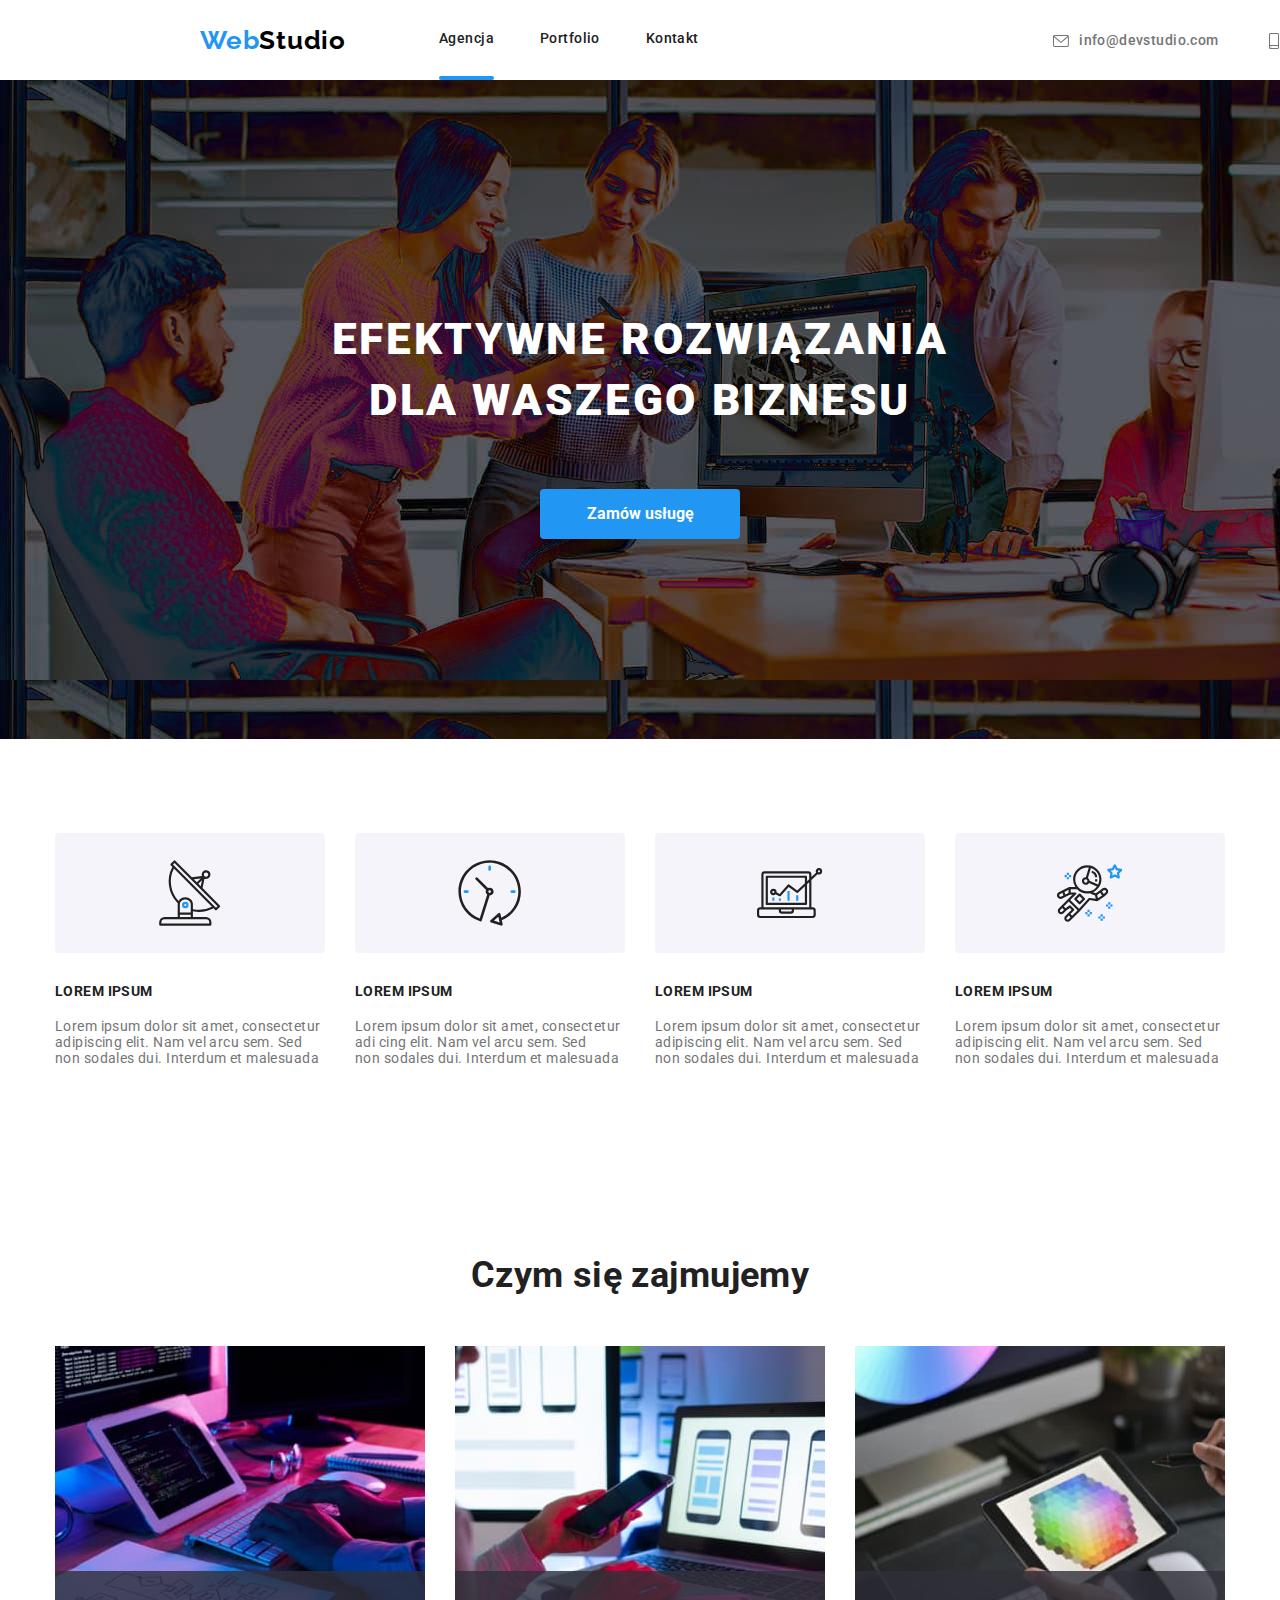
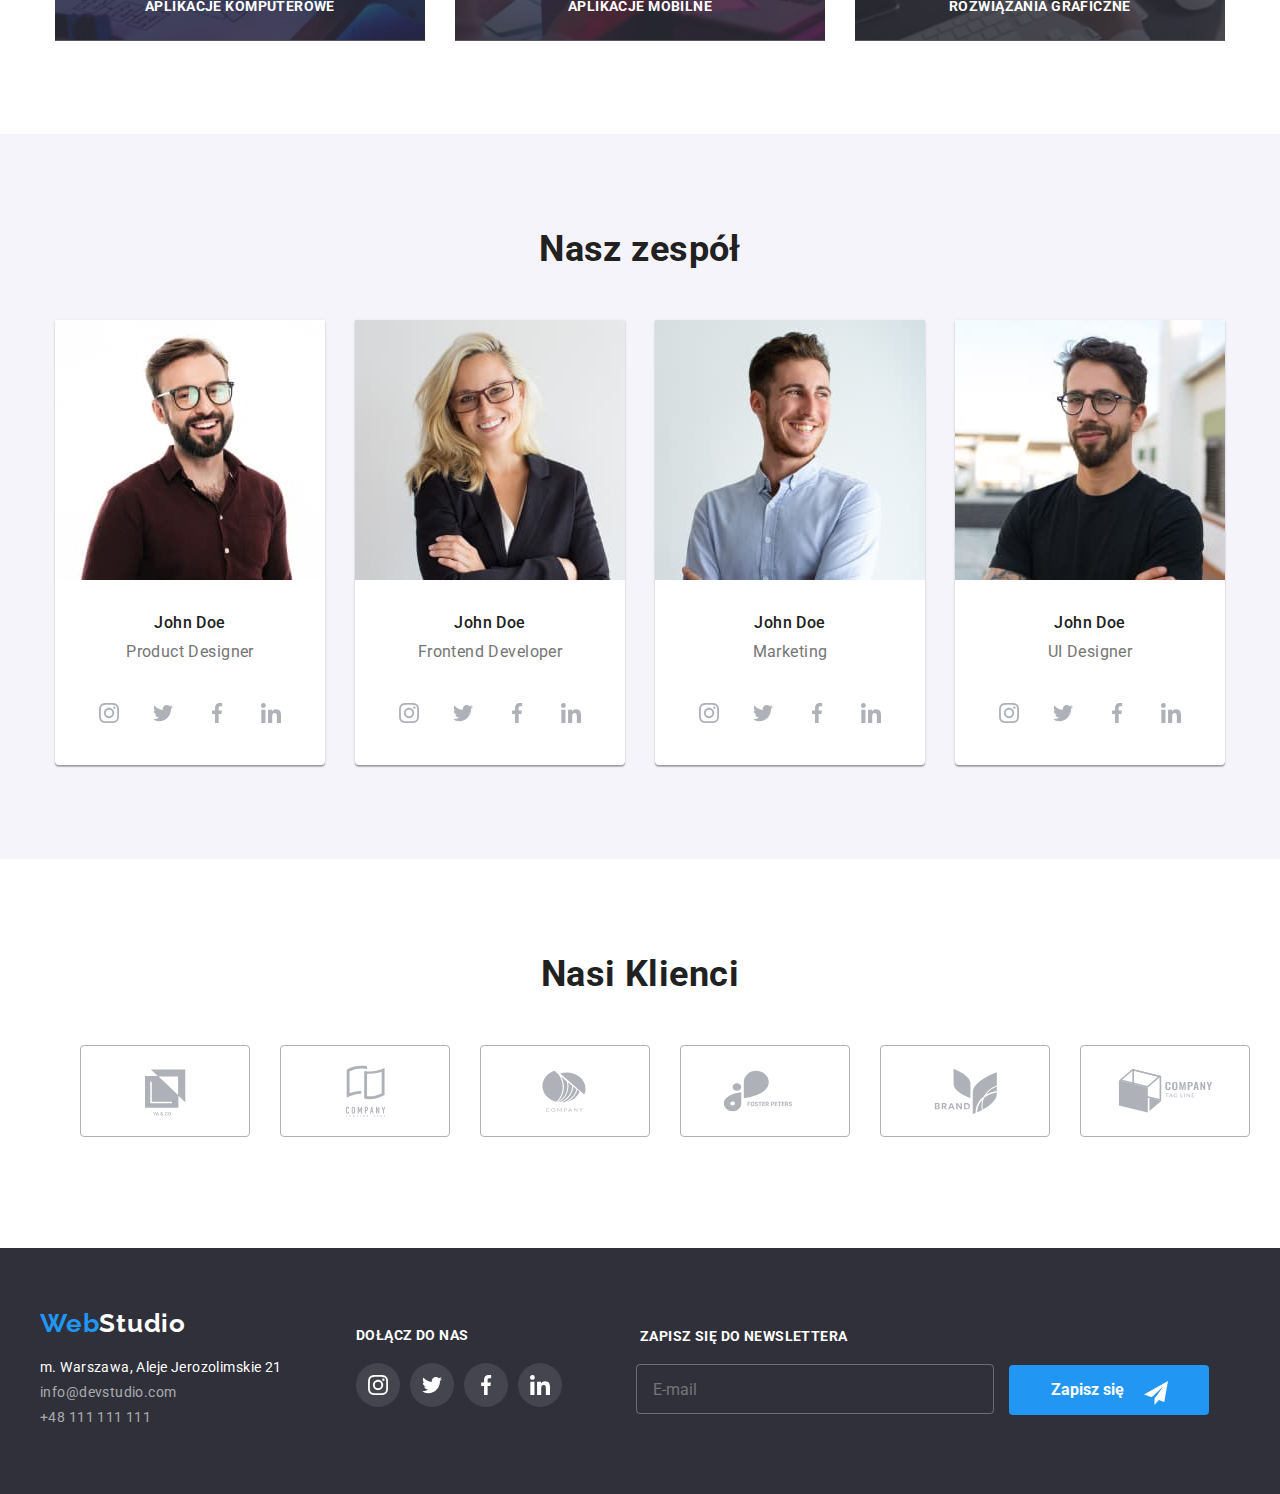
<file: index.html>
<!DOCTYPE html>
<html lang="en">
  <head>
 <meta charset="UTF-8" />
    <meta http-equiv="X-UA-Compatible" content="IE=edge" />
    <meta name="viewport" content="width=device-width, initial-scale=1.0" />
    <link
    rel="stylesheet"
    href="./styles/modern-normalize.css"
  />
    <link href="./styles/styles.css" rel="stylesheet" />

    <link rel="preconnect" href="https://fonts.googleapis.com" />
    <link rel="preconnect" href="https://fonts.gstatic.com" crossorigin />
    <link
      href="https://fonts.googleapis.com/css2?family=Raleway:wght@700&family=Roboto:wght@400;500;700;900&display=swap"
      rel="stylesheet">
    <title>WebStudio</title>
  </head>
  <body>
 <div class="logo">
      <header class="header container">
        <a href="index.html" class="no-underline logo-style">
          <span class="text-blue">Web</span>Studio</a>
        <nav>
          <ul class="nav-style nav-list">
            <li>
              <a href="index.htlm" class="text-blue link-style no-underline active active-link">Agencja</a>
            </li>
            <li>
              <a href="portfolio.html" class="text-blue link-style no-underline"
                >Portfolio</a
              >
            </li>
            <li>
              <a href="kontakt.html" class="text-blue link-style no-underline">Kontakt</a>
            </li>
          </ul>
        </nav>
        <div class="contacts">
        <ul class="nav-list">
          <li>
              <a href="emailto:info@devstudio.com" class="contact-link no-underline text-blue icons-header"
                >
                <svg class="icon-spacing" width="16" height="12">
                <use xlink:href="./images/icons.svg#email-logo"></use>
              </svg>
              info@devstudio.com</a> 
            </li>
              <li>
              <a href="tel:+48111111111" class="contact-link no-underline text-blue icons-header"
                >
                <svg class="icon-spacing" width="10" height="16">
                <use xlink:href="./images/icons.svg#smartphone-logo"></use>
              </svg>+48 111 111 111</a>
            </li>
          </ul>
          </div>
       </div> 
      </header>
    <main>
      <section>
        <div class="container order-service-background section">
            <h1 class="order-service-text">EFEKTYWNE ROZWIĄZANIA <br />
              DLA WASZEGO BIZNESU
            </h1>
              <button type="button" class="order-service-button" data-modal-open>Zamów usługę
              
              </button>
          </div>
      </section>
      <section>
        <div class="container section">
        <ul class="lorem-box no-margin no-padding">
          <li>
            <div class="speciality-icon">
                  <svg width="65.32" height="70">
                    <use xlink:href="./images/icons.svg#antenna-logo"></use>
                  </svg>
                </div>
            <h4 class="lorem-text-top">LOREM IPSUM</h4>
            <p class="lotem-text-bottom no-margin">
              Lorem ipsum dolor sit amet, consectetur<br />
              adipiscing elit. Nam vel arcu sem. Sed<br />
              non sodales dui. Interdum et malesuada
            </p>
          </li>
          <li>
             <div class="speciality-icon">
                  <svg width="65.32" height="70">
                    <use xlink:href="./images/icons.svg#clock-logo"></use>
                  </svg>
                </div>
            <h4 class="lorem-text-top">LOREM IPSUM</h4>
            <p class="lotem-text-bottom no-margin">
              Lorem ipsum dolor sit amet, consectetur<br />
              adi cing elit. Nam vel arcu sem. Sed<br />
              non sodales dui. Interdum et malesuada
            </p>
          </li>
          <li>
             <div class="speciality-icon">
                  <svg width="65.32" height="70">
                    <use xlink:href="./images/icons.svg#diagram-logo"></use>
                  </svg>
                </div>
            <h4 class="lorem-text-top">LOREM IPSUM</h4>
            <p class="lotem-text-bottom no-margin">
              Lorem ipsum dolor sit amet, consectetur<br />
              adipiscing elit. Nam vel arcu sem. Sed<br />
              non sodales dui. Interdum et malesuada
            </p>
          </li>
          <li>
            <div class="speciality-icon">
                  <svg width="65.32" height="70">
                    <use xlink:href="./images/icons.svg#astronaut-logo"></use>
                  </svg>
                </div>
            <h4 class="lorem-text-top">LOREM IPSUM</h4>
            <p class="lotem-text-bottom no-margin">
              Lorem ipsum dolor sit amet, consectetur<br />
              adipiscing elit. Nam vel arcu sem. Sed<br />
              non sodales dui. Interdum et malesuada
            </p>
          </li>
        </ul>
        </div>
      </section>
      <section class="service">
          <div class="container section">
        <h2 class="header-box">Czym się zajmujemy</h2>
        <ul class="service-list no-padding">
          <li class="figure-size">
            <figure class="no-margin">
            <img
              src="./images/computer-writing-1.jpg"
              width="370"
              height="294"
              alt="Close up image programer working his desk office"
            />
              <figcaption class="pic-description">
                Aplikacje komputerowe
              </figcaption>
            </figure>
          </li>
          <li class="figure-size">
            <figure class="no-margin">
            <img
              src="./images/holding-phone-2.jpg"
              width="370"
              height="294"
              alt="Web UI designers are developing application smartphones team creators 
              is working interface mobile phone"
            />
              <figcaption class="pic-description">
                Aplikacje mobilne
                </figcaption>
            </figure>
          </li>
          <li class="figure-size">
            <figure class="no-margin">
            
            <img
              src="./images/holding-tablet-3.jpg"
              width="370"
              height="294"
              alt="Creative artist web design with working colour selection graphic tablet"
            />
              <figcaption class="pic-description">
                Rozwiązania graficzne
              </figcaption>
            </figure>
          </li>
        </ul>
        </div>
      </section>
      <section class="our-team-bg">
        <div class="container our-team section">
        <h2 class="header-box no-margin">Nasz zespół</h2>
        <ul class="our-team-list no-margin no-padding">
          <li class="our-team-box">
            <img
              src="./images/glasses-guy.jpg"
              width="270"
              height="260"
              alt="Product Designer - John Doe"
            />

            <h4 class="our-team-name">John Doe</h4>
            <p class="our-team-prof">Product Designer</p>
            <div class="team-card-icons">
                  <svg class="team-card-icon">
                    <use
                      xlink:href="./images/icons.svg#instagram-logo"
                      width="20"
                      height="20"
                      x="12"
                      y="12"
                    ></use>
                  </svg>
                  <svg class="team-card-icon">
                    <use
                      xlink:href="./images/icons.svg#twitter-logo"
                      width="20"
                      height="20"
                      x="12"
                      y="12"
                    ></use>
                  </svg>
                  <svg class="team-card-icon">
                    <use
                      xlink:href="./images/icons.svg#facebook-logo"
                      width="20"
                      height="20"
                      x="12"
                      y="12"
                    ></use>
                  </svg>
                  <svg class="team-card-icon">
                    <use
                      xlink:href="./images/icons.svg#linkin-logo"
                      width="20"
                      height="20"
                      x="12"
                      y="12"
                    ></use>
                  </svg>
                </div>
          </li>
          <li class="our-team-box">
            <img
              src="./images/glasses-lady.jpg"
              width="270"
              height="260"
              alt="Frontend Developer - John Doe"
            />
            <h4 class="our-team-name">John Doe</h4>
            <p class="our-team-prof">Frontend Developer</p>
            <div class="team-card-icons">
                  <svg class="team-card-icon">
                    <use
                      xlink:href="./images/icons.svg#instagram-logo"
                      width="20"
                      height="20"
                      x="12"
                      y="12"
                    ></use>
                  </svg>
                  <svg class="team-card-icon">
                    <use
                      xlink:href="./images/icons.svg#twitter-logo"
                      width="20"
                      height="20"
                      x="12"
                      y="12"
                    ></use>
                  </svg>
                  <svg class="team-card-icon">
                    <use
                      xlink:href="./images/icons.svg#facebook-logo"
                      width="20"
                      height="20"
                      x="12"
                      y="12"
                    ></use>
                  </svg>
                  <svg class="team-card-icon">
                    <use
                      xlink:href="./images/icons.svg#linkin-logo"
                      width="20"
                      height="20"
                      x="12"
                      y="12"
                    ></use>
                  </svg>
                </div>
          </li>
          <li class="our-team-box">
            <img
              src="./images/smiling-guy.jpg"
              width="270"
              height="260"
              alt="Marketing - John Doe"
            />

            <h4 class="our-team-name">John Doe</h4>
            <p class="our-team-prof">Marketing</p>
            <div class="team-card-icons">
                  <svg class="team-card-icon">
                    <use
                      xlink:href="./images/icons.svg#instagram-logo"
                      width="20"
                      height="20"
                      x="12"
                      y="12"
                    ></use>
                  </svg>
                  <svg class="team-card-icon">
                    <use
                      xlink:href="./images/icons.svg#twitter-logo"
                      width="20"
                      height="20"
                      x="12"
                      y="12"
                    ></use>
                  </svg>
                  <svg class="team-card-icon">
                    <use
                      xlink:href="./images/icons.svg#facebook-logo"
                      width="20"
                      height="20"
                      x="12"
                      y="12"
                    ></use>
                  </svg>
                  <svg class="team-card-icon">
                    <use
                      xlink:href="./images/icons.svg#linkin-logo"
                      width="20"
                      height="20"
                      x="12"
                      y="12"
                    ></use>
                  </svg>
                </div>
          </li>
          <li class="our-team-box">
            <img
              src="./images/glasses-guy-black.jpg"
              width="270"
              height="260"
              alt="UI Designer - John Doe"
            />

            <h4 class="our-team-name">John Doe</h4>
            <p class="our-team-prof">UI Designer</p>
            <div class="team-card-icons">
                  <svg class="team-card-icon">
                    <use
                      xlink:href="./images/icons.svg#instagram-logo"
                      width="20"
                      height="20"
                      x="12"
                      y="12"
                    ></use>
                  </svg>
                  <svg class="team-card-icon">
                    <use
                      xlink:href="./images/icons.svg#twitter-logo"
                      width="20"
                      height="20"
                      x="12"
                      y="12"
                    ></use>
                  </svg>
                  <svg class="team-card-icon">
                    <use
                      xlink:href="./images/icons.svg#facebook-logo"
                      width="20"
                      height="20"
                      x="12"
                      y="12"
                    ></use>
                  </svg>
                  <svg class="team-card-icon">
                    <use
                      xlink:href="./images/icons.svg#linkin-logo"
                      width="20"
                      height="20"
                      x="12"
                      y="12"
                    ></use>
                  </svg>
                </div>
          </li>
        </ul>
        </div>  
      </section>
      <section class="our-clients">
          <div class="container">
            <h2 class="header-box">Nasi Klienci</h2>
            <ul class="client-logos">
              <li>
                <a href="index.html">
                  <svg class="client-logo">
                    <use
                      xlink:href="./images/icons.svg#company-logo-1"
                      width="106"
                      height="60"
                      x="32"
                      y="16"
                    ></use>
                  </svg>
                </a>
              </li>
              <li>
                <a href="index.html">
                  <svg class="client-logo">
                    <use
                      xlink:href="./images/icons.svg#company-logo-2"
                      width="106"
                      height="60"
                      x="32"
                      y="16"
                    ></use>
                  </svg>
                </a>
              </li>
              <li>
                <a href="index.html">
                  <svg class="client-logo">
                    <use
                      xlink:href="./images/icons.svg#company-logo-3"
                      width="106"
                      height="60"
                      x="32"
                      y="16"
                    ></use>
                  </svg>
                </a>
              </li>
              <li>
                <a href="index.html">
                  <svg class="client-logo">
                    <use
                      xlink:href="./images/icons.svg#company-logo-4"
                      width="106"
                      height="60"
                      x="32"
                      y="16"
                    ></use>
                  </svg>
                </a>
              </li>
              <li>
                <a href="index.html">
                  <svg class="client-logo">
                    <use
                      xlink:href="./images/icons.svg#company-logo-5"
                      width="106"
                      height="60"
                      x="32"
                      y="16"
                    ></use>
                  </svg>
                </a>
              </li>
              <li>
                <a href="index.html">
                  <svg class="client-logo">
                    <use
                      xlink:href="./images/icons.svg#company-logo-6"
                      width="106"
                      height="60"
                      x="32"
                      y="16"
                    ></use>
                  </svg>
                </a>
              </li>
            </ul>
          </div>
        </section>
    </main>
      <footer class="footer">
        <div class="container footer-container">
          <div class="footer-contacts">
            <a href="index.html" class="logo-style no-underline white-logo"
              ><span class="text-blue">Web</span>Studio</a
            >
            <address class="address-text">
              m. Warszawa, Aleje Jerozolimskie 21
            </address>
            <ul class="link-footer no-margin">
              <li>
                <a
                  href="emailto:info@devstudio.com"
                  class="info-email-footer no-underline"
                  >info@devstudio.com</a
                >
              </li>
              <li>
                <a
                  href="tel:+48111111111"
                  class="no-underline info-email-footer"
                  >+48 111 111 111</a
                >
              </li>
            </ul>
          </div>
          <div>
            <h4 class="footer-header">Dołącz do nas</h4>
            <ul class="footer-icons">
              <li>
                <svg class="footer-icon">
                  <use
                    xlink:href="./images/icons.svg#instagram-logo"
                    width="20"
                    height="20"
                    x="12"
                    y="12"
                  ></use>
                </svg>
              </li>
              <li>
                <svg class="footer-icon">
                  <use
                    xlink:href="./images/icons.svg#twitter-logo"
                    width="20"
                    height="20"
                    x="12"
                    y="12"
                  ></use>
                </svg>
              </li>
              <li>
                <svg class="footer-icon">
                  <use
                    xlink:href="./images/icons.svg#facebook-logo"
                    width="20"
                    height="20"
                    x="12"
                    y="12"
                  ></use>
                </svg>
              </li>
              <li>
                <svg class="footer-icon">
                  <use
                    xlink:href="./images/icons.svg#linkin-logo"
                    width="20"
                    height="20"
                    x="12"
                    y="12"
                  ></use>
                </svg>
              </li>
            </ul>
          </div>
          <div>
             <h4 class="sign-up-header">Zapisz się do newslettera</h4>
          <input type="text" class="sign-up" placeholder="E-mail" />
          <button type="submit" class="sign-up-button">
            Zapisz się
            <svg class="sign-up-button-logo">
              <use
                xlink:href="./images/icons.svg#send"
                width="24"
                height="24"
                x="20"
                y="0"
              ></use>
            </svg>
          </button>
        </div>
          </div>
        </div>
       </footer>
    <div class="backdrop is-hidden" data-modal>
      <div class="modal">
        <button type="button" class="close-button" data-modal-close>
          <svg>
            <use
              xlink:href="./images/icons.svg#x"
              width="11"
              height="11"
              x="3"
              y="7"
            ></use>
          </svg>
        </button>
        <h6 class="form-header">Zostaw swoje dane w formularzu poniżej</h6>

        <label for="full-name" class="form-hover">
          Imie
          <svg class="form-icons icon-position1">
            <use
              xlink:href="./images/icons.svg#person-logo"
              width="12"
              height="12"
            ></use></svg
          ><input
            type="text"
            name="user-name"
            class="form-input"
            id="full-name"
        /></label>

        <label for="phone-number" class="form-hover">
          Telefon
          <svg class="form-icons icon-position2">
            <use
              xlink:href="./images/icons.svg#phone-logo"
              width="13"
              height="13"
            ></use>
          </svg>
          <input
            type="tel"
            name="phone-number"
            class="form-input"
            id="phone-number"
        /></label>

        <label for="email" class="form-hover">
          Email
          <svg class="form-icons icon-position3">
            <use
              xlink:href="./images/icons.svg#email2-logo"
              width="15"
              height="12"
            ></use></svg
          ><input type="email" name="email" class="form-input" id="email"
        /></label>

        <label>
          Komentarz
          <textarea
            name="comment"
            placeholder="Wprowadź tekst"
            class="form-input form-comment"
          ></textarea>
        </label>

        <label class="terms-and-conditions">
          <input type="checkbox" />
          <svg class="tick">
            <use
              xlink:href="./images/icons.svg#tick"
              width="11"
              height="8"
            ></use>
          </svg>
          <span class="checkmark"></span> Oświadczam iż akceptuję
          <a href="#" class="blue-text">Regulamin</a> i
          <a href="#" class="blue-text">Politykę Prywatności.</a>
        </label>

        <label>
          <button type="submit" class="form-button">Wyślij</button>
        </label>
      </div>
    </div>
    <script src="./js/modal.js"></script>
  </body>
</html>
</file>
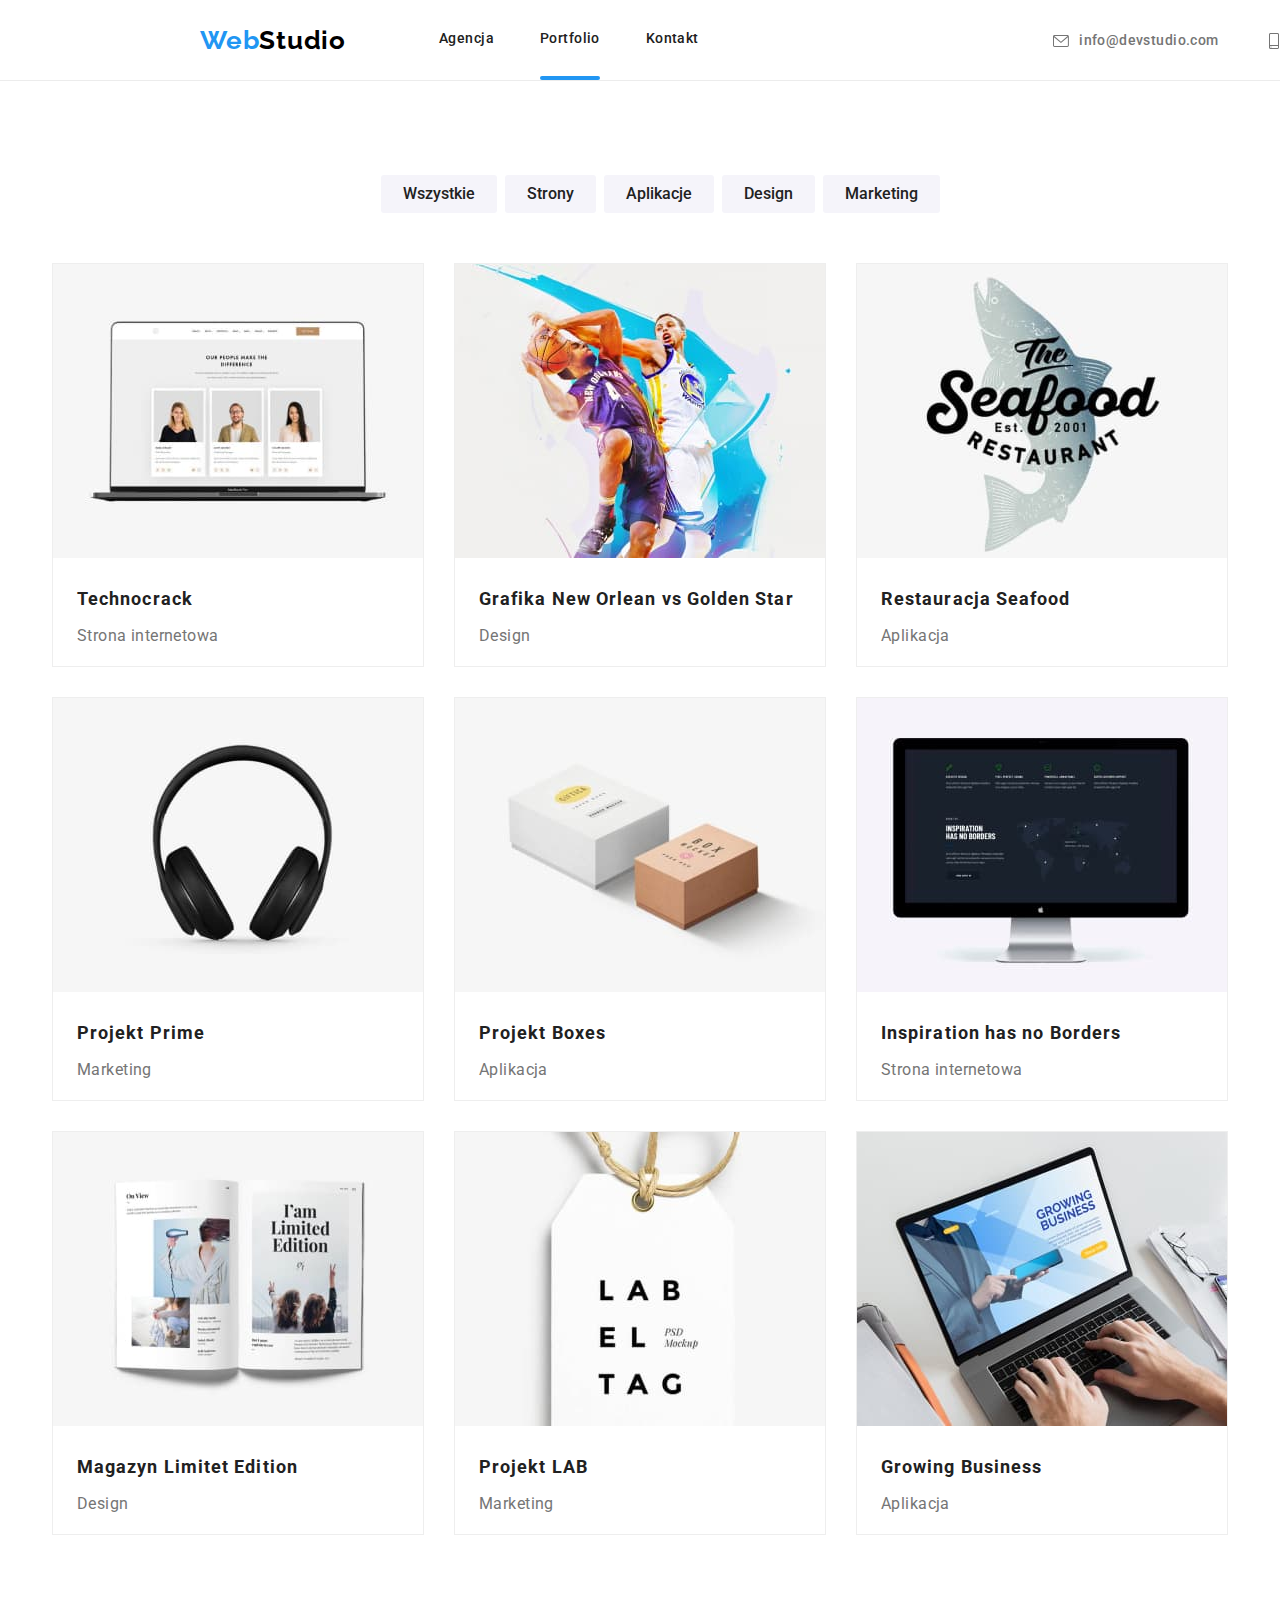
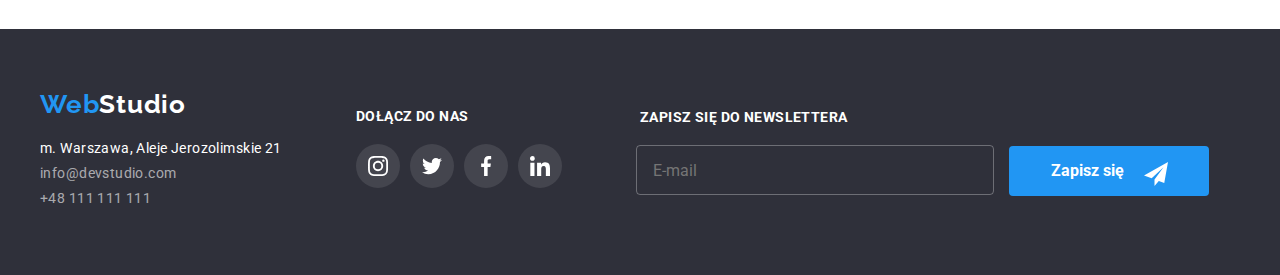
<file: portfolio.html>
<!DOCTYPE html>
<html lang="en-EN">
  <head>
    <meta charset="UTF-8" />
    <meta http-equiv="X-UA-Compatible" content="IE=edge" />
    <meta name="viewport" content="width=device-width, initial-scale=1.0" />
    
    <link
    rel="stylesheet"
    href="./styles/modern-normalize.css"
  />
    <link href="./styles/styles.css" rel="stylesheet" />

    <link rel="preconnect" href="https://fonts.googleapis.com" />
    <link rel="preconnect" href="https://fonts.gstatic.com" crossorigin />
    <link
      href="https://fonts.googleapis.com/css2?family=Raleway:wght@700&family=Roboto:wght@400;500;700;900&display=swap"
      rel="stylesheet"
    />

    <title>WebStudio</title>
  </head>
  <body>
    <div class="logo">
      <header class="header container">
        <a href="index.html" class="no-underline logo-style">
          <span class="text-blue">Web</span>Studio</a>
        <nav>
          <ul class="nav-style nav-list">
            <li>
              <a href="index.htlm" class="text-blue link-style no-underline">Agencja</a>
            </li>
            <li>
              <a href="portfolio.html" class="text-blue link-style no-underline active"
                >Portfolio</a
              >
            </li>
            <li>
              <a href="kontakt.html" class="text-blue link-style no-underline">Kontakt</a>
            </li>
          </ul>
        </nav>
        <div class="contacts">
        <ul class="nav-list">
          <li>
              <a href="emailto:info@devstudio.com" class="contact-link no-underline text-blue icons-header"
                >
                <svg class="icon-spacing" width="16" height="12">
                <use xlink:href="./images/icons.svg#email-logo"></use>
              </svg>
              info@devstudio.com</a> 
            </li>
              <li>
              <a href="tel:+48111111111" class="contact-link no-underline text-blue icons-header"
                >
                <svg class="icon-spacing" width="10" height="16">
                <use xlink:href="./images/icons.svg#smartphone-logo"></use>
              </svg>+48 111 111 111</a>
            </li>
          </ul>
          </div>
       </div> 
      </header>
      <main>
        <div class="header-line-border"></div>
        <ul class="buttons-nav container">
            <li>
            <button type="button" class="button">Wszystkie</button>
            </li>
            <li>
            <button type="button" class="button">Strony</button>
            </li>
            <li>
            <button type="button" class="button">Aplikacje</button>
            </li>
            <li>
            <button type="button" class="button">Design</button>
            </li>
            <li>
            <button type="button" class="button">Marketing</button>
            </li>
        </ul>
        <div class="container">
            <ul class="product-box no-padding">
              <li class="product-card">
                <div class="product-info">
                  <div class="product-animacion">
                    <p>
                      Technocrack jest popularną<br />
                  platformą wykorzystywaną do<br />
                  rozpowszechniania koronawirusa.<br />
                  Firmy wykorzystują tę platformę do<br />
                  celów szpiegowskich i ataków na<br />
                  niezabezpieczone serwery <br />konkurencji.
                    </p>
                  </div>
                  </div>
                <img src="./images/technocrack.jpg"
                width="370"
                height="294"
                alt="Technocrack">
                <h4 class="product-top">Technocrack</h4>
                <p class="product-text">Strona internetowa</p>
              </li>
              <li class="product-card">
                <div class="product-info">
                  <div class="product-animacion">
                    <p>
                      Design jest popularną<br />
                  platformą wykorzystywaną do<br />
                  rozpowszechniania koronawirusa.<br />
                  Firmy wykorzystują tę platformę do<br />
                  celów szpiegowskich i ataków na<br />
                  niezabezpieczone serwery <br />konkurencji.
                    </p>
                  </div>
                  </div>
                <img src="./images/new-orlean.jpg"
                width="370"
                height="294"
                alt="Dwóch skaczących koszykarzy z piłką">
                <h4 class="product-top">Grafika New Orlean vs Golden Star</h4>
                <p class="product-text">Design</p>
              </li>
              <li class="product-card">
                <div class="product-info">
                  <div class="product-animacion">
                    <p>
                      Restauracja Seafood jest popularną<br />
                  platformą wykorzystywaną do<br />
                  rozpowszechniania koronawirusa.<br />
                  Firmy wykorzystują tę platformę do<br />
                  celów szpiegowskich i ataków na<br />
                  niezabezpieczone serwery <br />konkurencji.
                    </p>
                  </div>
                  </div>
                <img src="./images/seafood-res.jpg"
                width="370"
                height="294"
                alt="Logo Seafood Restaurant z rekinem w tle">
                <h4 class="product-top">Restauracja Seafood</h4>
                <p class="product-text">Aplikacja</p>
              </li>
              <li class="product-card">
                <div class="product-info">
                  <div class="product-animacion">
                    <p>
                      Marketing jest popularną<br />
                  platformą wykorzystywaną do<br />
                  rozpowszechniania koronawirusa.<br />
                  Firmy wykorzystują tę platformę do<br />
                  celów szpiegowskich i ataków na<br />
                  niezabezpieczone serwery <br />konkurencji.
                    </p>
                  </div>
                  </div>
                <img src="./images/projekt-prime.jpg"
                width="370"
                height="294"
                alt="Czarne słuchawki na szarym tle">
                <h4 class="product-top">Projekt Prime</h4>
                <p class="product-text">Marketing</p>

              </li>
              <li class="product-card">
                <div class="product-info">
                  <div class="product-animacion">
                    <p>
                      Projekt Boxes jest popularną<br />
                  platformą wykorzystywaną do<br />
                  rozpowszechniania koronawirusa.<br />
                  Firmy wykorzystują tę platformę do<br />
                  celów szpiegowskich i ataków na<br />
                  niezabezpieczone serwery <br />konkurencji.
                    </p>
                  </div>
                  </div>
                <img src="./images/projekt-boxes.jpg"
                width="370"
                height="294"
                alt="Dwa pudełka, jedno białe drugie jansno-brązowe">
                <h4 class="product-top">Projekt Boxes</h4>
                <p class="product-text">Aplikacja</p>
              </li>
              <li class="product-card">
                <div class="product-info">
                  <div class="product-animacion">
                    <p>
                      Strona internetowa jest popularną<br />
                  platformą wykorzystywaną do<br />
                  rozpowszechniania koronawirusa.<br />
                  Firmy wykorzystują tę platformę do<br />
                  celów szpiegowskich i ataków na<br />
                  niezabezpieczone serwery <br />konkurencji.
                    </p>
                  </div>
                  </div>
                <img src="./images/no-borders.jpg"
                width="370"
                height="294"
                alt="Czarny monitor z szarną stópką">
                <h4 class="product-top">Inspiration has no Borders
                </h4>
                <p class="product-text">Strona internetowa</p>
              </li> 
              <li class="product-card">
                <div class="product-info">
                  <div class="product-animacion">
                    <p>
                      Magazyn jest popularną<br />
                  platformą wykorzystywaną do<br />
                  rozpowszechniania koronawirusa.<br />
                  Firmy wykorzystują tę platformę do<br />
                  celów szpiegowskich i ataków na<br />
                  niezabezpieczone serwery <br />konkurencji.
                    </p>
                  </div>
                  </div>
                <img src="./images/magazyn.jpg"
                width="370"
                height="294"
                alt="Magazyn z napisem I'am Limited Edition" >
                
                <h4 class="product-top">
                  Magazyn Limitet Edition
                </h4>
                <p class="product-text  ">Design</p>
              </li>
              <li class="product-card">
                <div class="product-info">
                  <div class="product-animacion">
                    <p>
                      Projekt LAB jest popularną<br />
                  platformą wykorzystywaną do<br />
                  rozpowszechniania koronawirusa.<br />
                  Firmy wykorzystują tę platformę do<br />
                  celów szpiegowskich i ataków na<br />
                  niezabezpieczone serwery <br />konkurencji.
                    </p>
                  </div>
                  </div>
                <img src="./images/projekt-lab.jpg"
                width="370"
                height="294"
                alt="Biała zawieszka z napisalem LAB EL TAG" >

                <h4 class="product-top">
                  Projekt LAB
                </h4>
                <p class="product-text">Marketing</p>
              </li>
              <li class="product-card">
                <div class="product-info">
                  <div class="product-animacion">
                    <p>
                      Growing Business jest popularną<br />
                  platformą wykorzystywaną do<br />
                  rozpowszechniania koronawirusa.<br />
                  Firmy wykorzystują tę platformę do<br />
                  celów szpiegowskich i ataków na<br />
                  niezabezpieczone serwery <br />konkurencji.
                    </p>
                  </div>
                  </div>
                <img src="./images/business.jpg"
                width="370"
                height="294"
                alt="Szary laptop z dłońmy, które coś piszą">
                <h4 class="product-top">
                  Growing Business
                </h4>
                <p class="product-text">Aplikacja</p>
              </li>
            </ul>
          </div>
      </main>
      <footer class="footer">
        <div class="container footer-container">
          <div class="footer-contacts">
            <a href="index.html" class="logo-style no-underline white-logo"
              ><span class="text-blue">Web</span>Studio</a
            >
            <address class="address-text">
              m. Warszawa, Aleje Jerozolimskie 21
            </address>
            <ul class="link-footer no-margin">
              <li>
                <a
                  href="emailto:info@devstudio.com"
                  class="info-email-footer no-underline"
                  >info@devstudio.com</a
                >
              </li>
              <li>
                <a
                  href="tel:+48111111111"
                  class="no-underline info-email-footer"
                  >+48 111 111 111</a
                >
              </li>
            </ul>
          </div>
          <div>
            <h4 class="footer-header">Dołącz do nas</h4>
            <ul class="footer-icons">
              <li>
                <svg class="footer-icon">
                  <use
                    xlink:href="./images/icons.svg#instagram-logo"
                    width="20"
                    height="20"
                    x="12"
                    y="12"
                  ></use>
                </svg>
              </li>
              <li>
                <svg class="footer-icon">
                  <use
                    xlink:href="./images/icons.svg#twitter-logo"
                    width="20"
                    height="20"
                    x="12"
                    y="12"
                  ></use>
                </svg>
              </li>
              <li>
                <svg class="footer-icon">
                  <use
                    xlink:href="./images/icons.svg#facebook-logo"
                    width="20"
                    height="20"
                    x="12"
                    y="12"
                  ></use>
                </svg>
              </li>
              <li>
                <svg class="footer-icon">
                  <use
                    xlink:href="./images/icons.svg#linkin-logo"
                    width="20"
                    height="20"
                    x="12"
                    y="12"
                  ></use>
                </svg>
              </li>
            </ul>
          </div>
          <div>
             <h4 class="sign-up-header">Zapisz się do newslettera</h4>
          <input type="text" class="sign-up" placeholder="E-mail" />
          <button type="submit" class="sign-up-button">
            Zapisz się
            <svg class="sign-up-button-logo">
              <use
                xlink:href="./images/icons.svg#send"
                width="24"
                height="24"
                x="20"
                y="0"
              ></use>
            </svg>
          </button>
        </div>
          </div>
        </div>
      </footer>
  </body>
</html>
</file>
<file: styles/styles.css>
:root {
  --white: #fff;
  --black: #000;
  --blue: #2196f3;
  --grey: #757575;
  --darkgrey: #2f303a;
  --lightgrey: #e5e5e5;
  --lightcream: #ececec;
  --notwhite: #f5f4fa;
  --notblack: #212121;
  --productborder: #eeeeee;
  --footerlinks: #ffffff99;
  --iconcolor: #afb1b8;
  --footericon: rgba(255, 255, 255, 0.1);
  --backgbackdrop: rgba(000, 000, 000, 0.2);
  --placeholder-text: rgba(117, 117, 117, 0.5);
  --bordercolor: #21212133;
}

body {
  font-family: "Roboto", "Releway", sans-serif;
  background-color: var(--lightgray);
  color: var(--grey);
  font-size: 14px;
  letter-spacing: 0.03em;
  margin: 0;
  padding: 0;
}

/* GLOBAL'S  */
.container {
  width: 1200px;
  margin: 0 auto;
}

.no-underline {
  text-decoration: none;
}

.no-margin {
  margin: 0;
}

.no-padding {
  padding: 0;
}

.section {
  padding-top: 94px;
  padding-bottom: 94px;
}

.header-line-border {
  border-bottom: var(--lightcream) solid 1px;
}

.header-box {
  font-weight: 700;
  font-size: 36px;
  line-height: 1.166666666666667;
  text-align: center;
  color: var(--notblack);
  margin: 0px 0 50px 0;
}

.active::after {
  content: "";
  display: block;
  width: 100%;
  height: 4px;
  bottom: 0;
  left: 0;
  background-color: var(--blue);
  transform: translateY(29px);
  border-radius: 2px;
}
.active-link {
  color: var(--blue);
}

/* ICONS GLOBAL */

.icon-spacing {
  margin-right: 10px;
}
.icons-header {
  fill: var(--grey);
  display: flex;
  align-items: center;
  justify-content: center;
}

.icons-header:hover,
.icons-header:focus {
  fill: var(--blue);
}
.speciality-icon {
  background-color: var(--notwhite);
  height: 120px;
  width: 270px;
  border-radius: 4px;
  margin-bottom: 30px;
  display: flex;
  justify-content: center;
  align-items: center;
}
.team-card-icons {
  display: flex;
  justify-content: center;
  gap: 10px;
  margin-bottom: 30px;
}
.team-card-icon {
  width: 44px;
  height: 44px;
  background-color: var(--white);
  border-radius: 50%;
  fill: var(--iconcolor);
}
.client-logos {
  display: flex;
  gap: 30px;
  list-style: none;
}
.client-logo {
  border-radius: 4px;
  border: var(--iconcolor) solid 1px;
  width: 170px;
  height: 92px;
  fill: var(--iconcolor);
}
.client-logo:hover {
  fill: var(--blue);
  border: var(--blue) solid 1px;
}
.footer-header {
  font-weight: 700;
  color: var(--white);
  text-transform: uppercase;
  margin-left: 70px;
  margin-bottom: 20px;
  font-weight: 14px;
}
.footer-icons {
  display: flex;
  gap: 10px;
  margin-left: 70px;
  list-style: none;
  padding: 0;
}
.footer-icon {
  width: 44px;
  height: 44px;
  background-color: var(--footericon);
  border-radius: 50%;
  fill: var(--white);
}
.footer-icon:hover,
.footer-icon:focus,
.team-card-icon:hover,
.team-card-icon:focus {
  background-color: var(--blue);
  fill: var(--white);
  cursor: pointer;
}
.our-clients {
  padding: 94px 0;
  display: flex;
  justify-content: center;
  align-items: center;
  flex-direction: column;
}

/* Nav-links and email/tel. */

.logo {
  background-color: var(--white);
  width: 1600px;
  margin: 0 auto;
}

.header {
  align-items: center;
  gap: 93px;
  flex-direction: row;
  padding: 25px 0 24px 0;
  display: flex;
}

.logo-style {
  font-family: "Raleway";
  color: var(--black);
  font-size: 26px;
  font-weight: 700;
  line-height: 1.193;
  letter-spacing: 0.03em;
}

.text-blue {
  color: var(--blue);
}
.text-blue:hover,
.text-blue:focus {
  color: var(--blue);
}

.link-style {
  color: var(--notblack);
  font-weight: 500;
}

.link-style:hover {
  color: var(--blue);
}

.contacts {
  gap: 50px;
  margin-left: auto;
  padding-left: 0;
  display: flex;
  justify-content: center;
  align-items: center;
}

.contact-link {
  color: var(--grey);
  font-weight: 500;
}

.nav-list {
  display: flex;
  list-style: none;
  line-height: 1.2;
  margin: 0;
  gap: 50px;
}

.nav-style {
  gap: 46px;
  line-height: 1.2;
  padding: 0;
}

/* BUTTONS  PORTFOLIO*/
.buttons-nav {
  display: flex;
  justify-content: center;
  gap: 8px;
  margin-top: 94px;
  list-style: none;
}

.button {
  font-family: "Roboto";
  background-color: var(--notwhite);
  color: var(--notblack);
  border-width: 0;
  font-size: 16px;
  font-weight: 500;
  line-height: 26px;
  border-radius: 3px;
  padding: 6px 22px;
}

.button:focus,
.button:hover {
  box-shadow: 0px 2px 2px rgba(000, 000, 000, 0.3);
  background-color: var(--blue);
  color: var(--white);
  cursor: pointer;
}

/* PRODUCTS PORTFOLIO**/

.product-box {
  font-family: "Roboto";
  display: flex;
  gap: 30px;
  flex-wrap: wrap;
  margin-top: 50px;
  margin-bottom: 94px;
  list-style: none;
  justify-content: center;
  align-items: center;
}
.product-card {
  border: var(--productborder) solid 1px;
  flex-basis: calc((100% - 90px) / 4);
  height: 404px;
  margin: 0;
  cursor: pointer;
}
.product-card:hover {
  box-shadow: 0px 1px 1px rgba(0, 0, 0, 0.12), 0px 4px 4px rgba(0, 0, 0, 0.06),
    1px 4px 6px rgba(0, 0, 0, 0.16);
}
.product-top {
  color: var(--notblack);
  font-weight: 700;
  font-size: 18px;
  letter-spacing: 0.06em;
  line-height: 2;
  margin: 20px 0 4px 24px;
}
.product-text {
  color: var(--grey);
  font-family: "Roboto";
  font-weight: 400;
  line-height: 1.88;
  font-size: 16px;
  margin: 0 0 0 24px;
}
.product-info {
  width: 372px;
  position: absolute;
  overflow: hidden;
}

.product-animacion {
  transition: 250ms cubic-bezier(0.4, 0, 0.2, 1);
  transform: translateY(100%);
  background-color: rgba(33, 150, 243, 0.9);
  display: inline-block;
  position: relative;
  width: 372px;
  height: 294px;
  color: #fff;
  font-size: 18px;
  line-height: 1.6;
  padding-left: 24px;
  padding-top: 20px;
}
.product-info:hover .product-animacion {
  transform: translateY(0);
}

/* ORDER THE SERVICE INDEX.HTML*/

.order-service-background {
  background-image: url(/images/background.jpg);
  background-blend-mode: difference;
  background-color: var(--darkgrey);
  color: var(--white);
  width: 100%;
  display: flex;
  gap: 30px;
  flex-direction: column;
  justify-content: center;
  align-items: center;
  padding: 200px 0;
}

.order-service-text {
  font-size: 44px;
  font-weight: 900;
  text-align: center;
  line-height: 1.364;
  letter-spacing: 0.06em;
}

.order-service-button {
  background-color: var(--blue);
  border-style: none;
  border-radius: 4px;
  cursor: pointer;
  color: var(--white);
  width: 200px;
  height: 50px;
  font-weight: 700;
  font-size: 16px;
}
/* LOREM INDEX.HTML */

.lorem-box {
  display: flex;
  list-style: none;
  flex-direction: row;
  gap: 30px;
  justify-content: center;
}

.lorem-text-top {
  color: var(--notblack);
  font-family: "Roboto";
  font-style: normal;
  font-weight: 700;
  font-size: 14px;
  line-height: 16px;
  width: 270px;
  letter-spacing: 0.03em;
  text-transform: uppercase;
}
.lorem-text-bottom {
  color: var(--grey);
  font-family: "Roboto";
  font-style: normal;
  font-weight: 400;
  font-size: 14px;
  line-height: 24px;
  letter-spacing: 0.03em;
  width: 270px;
}

/* OUR SERVICE INDEX.HTML*/

.service {
  align-items: center;
  flex-direction: column;
}

.service-list {
  display: flex;
  flex-direction: row;
  gap: 30px;
  list-style: none;
  margin: 0;
  justify-content: center;
}

.figure-size {
  width: 370px;
  height: 294px;
}

.pic-description {
  color: var(--white);
  font-weight: 700;
  background-color: rgba(47, 48, 58, 0.8);
  height: 70px;
  text-align: center;
  position: relative;
  text-transform: uppercase;
  padding: 27px 0;
  top: -72px;
}

/* OUR TEAM  INDEX.HTML*/

.our-team-bg {
  background-color: var(--notwhite);
}

.our-team {
  align-items: center;
  flex-direction: column;
}

.our-team-list {
  display: flex;
  flex-direction: row;
  gap: 30px;
  list-style: none;
  justify-content: center;
}

.our-team-box {
  background-color: var(--white);
  box-shadow: 0px 1px 3px rgba(0, 0, 0, 0.12), 0px 1px 1px rgba(0, 0, 0, 0.14),
    0px 2px 1px rgba(0, 0, 0, 0.2);
  border-radius: 0px 0px 4px 4px;
  text-align: center;
  margin: 0;
}

.our-team-name {
  margin: 30px 0 10px 0;
  color: var(--notblack);
  font-size: 16px;
  font-weight: 500;
  line-height: 1.1875;
}

.our-team-prof {
  margin: 0 0 30px 0;
  line-height: 1.1875;
  font-size: 16px;
}

/* FOOTER */

.footer {
  width: 100%;
  background-color: var(--darkgrey);
  padding: 60px 0;
}

.footer-contacts {
  width: 246px;
}
.footer-container {
  flex-direction: row;
  display: flex;
  color: var(--white);
}
.address {
  margin: 20px;
  font-style: normal;
}

.address-text {
  margin: 20px 0 0 0;
  font-style: normal;
}
.white-logo {
  color: var(--white);
}
.logo-style-footer {
  font-family: "Raleway";
  color: var(--black);
  font-size: 26px;
  font-weight: 700;
  line-height: 1.193;
  letter-spacing: 0.03em;
  text-decoration: none;
}

.link-footer {
  list-style: none;
  padding: 0;
}

.link-footer li {
  margin: 9px 0 9px 0;
}
.info-email-footer {
  color: var(--footerlinks);
}

.sign-up {
  background-color: rgba(0, 0, 0, 0);
  border: solid rgba(255, 255, 255, 0.3) 1px;
  border-radius: 4px;
  width: 358px;
  height: 50px;
  color: rgba(255, 255, 255, 0.6);
  padding: 16px;
  margin-left: 74px;
  font-size: 16px;
}
.sign-up-button {
  background-color: var(--blue);
  color: var(--white);
  width: 200px;
  height: 50px;
  align-items: center;
  font-size: 16px;
  font-weight: 700;
  border-radius: 4px;
  border-style: none;
  margin-left: 12px;
  text-align: left;
  padding-left: 42px;
  cursor: pointer;
}
.sign-up-button-logo {
  fill: var(--white);
  position: absolute;
  width: 50px;
  height: 24px;
}
.sign-up-header {
  font-weight: 700;
  color: var(--white);
  text-transform: uppercase;
  margin: 20px 0 20px 78px;
  font-weight: 14px;
}

/* Modal style window */

.backdrop {
  left: 0;
  top: 0;
  width: 100%;
  height: 100%;
  background-color: var(--backgbackdrop);
  position: fixed;
  transition: all 250ms ease-in;
}
.is-hidden {
  visibility: hidden;
  opacity: 0;
  pointer-events: none;
  transition: all 250ms ease-in;
}
.modal {
  position: absolute;
  top: 50%;
  left: 50%;
  transform: translate(-50%, -50%);
  width: 528px;
  min-height: 581px;
  background-color: var(--white);
  align-items: center;
  display: flex;
  flex-direction: column;
  font-size: 12px;
  gap: 10px;
  color: var(--grey);
}
.close-button {
  position: absolute;
  top: 8px;
  right: 8px;
  background-color: #ffffff;
  border: 1px solid rgba(0, 0, 0, 0.1);
  border-radius: 50%;
  cursor: pointer;
  width: 30px;
  height: 30px;
}
.form-header {
  font-size: 20px;
  font-weight: 700;
  line-height: 1.172;
  color: var(--notblack);
  margin: 40px 0 20px 0;
}
.form-input {
  width: 448px;
  height: 40px;
  display: block;
  margin: 4px 0 0 0;
  border-radius: 4px;
  border: var(--bordercolor) 1px solid;
  padding: 0 0 0 30px;
  transition: 250ms cubic-bezier(0.4, 0, 0.2, 1);
  outline: none;
}
.form-comment {
  resize: none;
  width: 448px;
  height: 120px;
  padding: 12px 16px;
  border-radius: 4px;
  transition: 250ms cubic-bezier(0.4, 0, 0.2, 1);
}
.form-comment::placeholder {
  color: var(--placeholder-text);
}
.form-button {
  background-color: var(--blue);
  border-radius: 4px;
  width: 200px;
  height: 50px;
  border: none;
  color: var(--white);
  font-weight: 700;
  font-size: 16px;
  cursor: pointer;
}
.form-comment:hover,
.form-comment:focus,
.form-comment:active {
  border: var(--blue) 1px solid;
  box-shadow: none;
  outline: none;
}
.form-hover:hover > .form-input,
.form-hover:focus > .form-input {
  border: var(--blue) 1px solid;
  box-shadow: none;
  outline: none;
}
.form-hover:hover > .form-icons,
.form-hover:focus > .form-icons {
  fill: var(--blue);
}
.terms-and-conditions {
  font-size: 14px;
  padding: 10px 0 20px 0;
}

.form-icons {
  fill: var(--notblack);
  width: 15px;
  height: 13px;
  position: absolute;
}
.icon-position1 {
  top: 125px;
  left: 52px;
}
.icon-position2 {
  top: 194px;
  left: 52px;
}
.icon-position3 {
  top: 260px;
  left: 52px;
}
.terms-and-conditions input {
  position: absolute;
  opacity: 0;
  height: 0;
  width: 0;
}
.checkmark {
  position: absolute;
  cursor: pointer;
  top: 455px;
  left: 45px;
  height: 16px;
  width: 16px;
  border-radius: 2px;
  background-color: var(--white);
  border: var(--notblack) 2px solid;
}
.terms-and-conditions input:checked ~ .checkmark {
  background-color: var(--blue);
  border: none;
}

.tick {
  fill: var(--white);
  width: 11px;
  height: 8px;
  position: absolute;
  left: 48px;
  top: 459px;
  z-index: 999;
}
.checkmark:after {
  content: "";
  position: absolute;
  display: none;
}
.terms-and-conditions input:checked ~ .checkmark:after {
  display: block;
}
</file>
